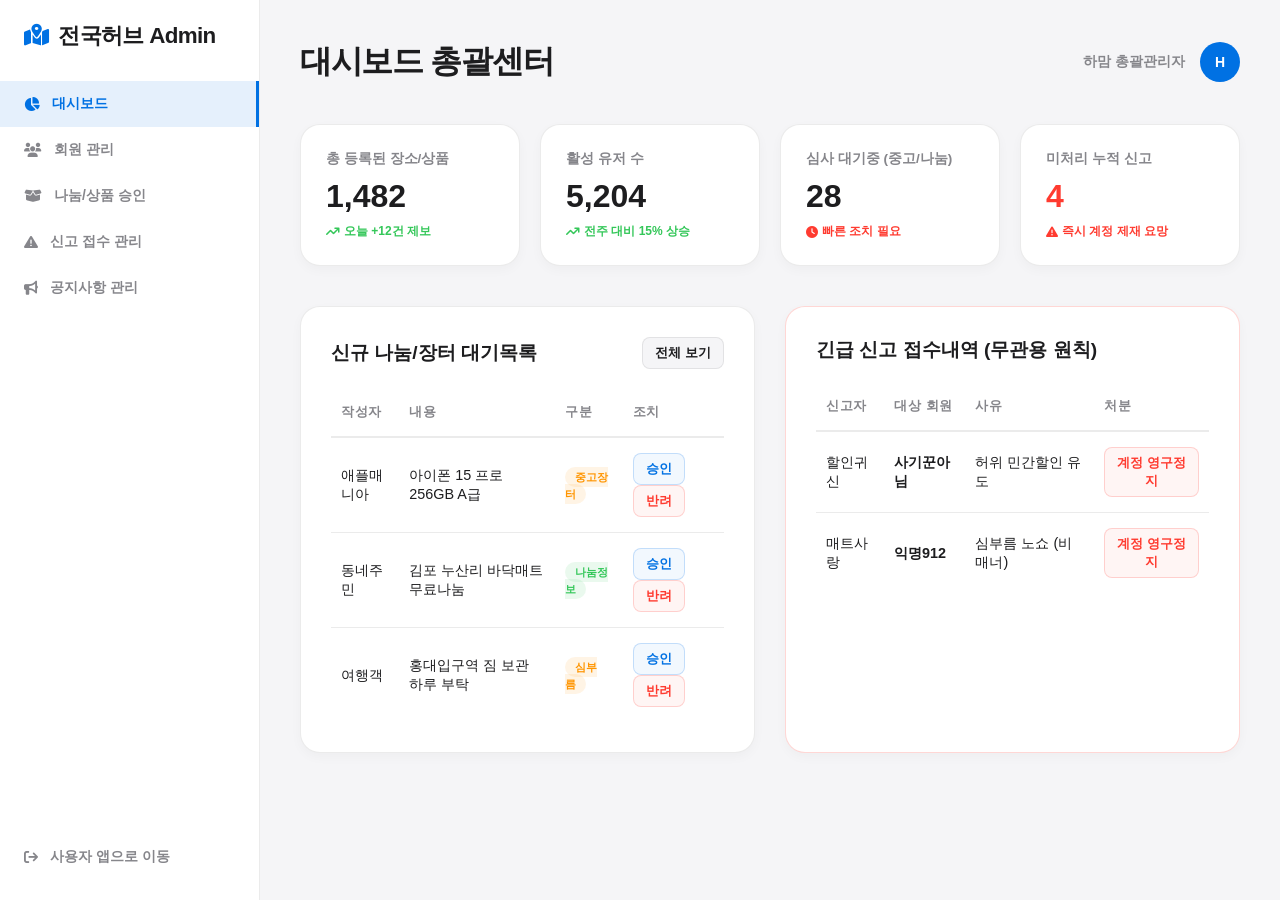
<file: admin.html>
<!DOCTYPE html>
<html lang="ko">
<head>
    <meta charset="UTF-8">
    <meta name="viewport" content="width=device-width, initial-scale=1.0">
    <title>전국허브 관리자 센터 (Admin)</title>
    <!-- FontAwesome for Icons -->
    <link rel="stylesheet" href="https://cdnjs.cloudflare.com/ajax/libs/font-awesome/6.4.0/css/all.min.css">
    <style>
        :root {
            --apple-bg: #f5f5f7;
            --apple-white: #ffffff;
            --apple-black: #1d1d1f;
            --apple-gray: #86868b;
            --apple-blue: #0071e3;
            --apple-red: #ff3b30;
            --apple-green: #34c759;
            --apple-border: rgba(0, 0, 0, 0.08);
            --shadow-sm: 0 4px 12px rgba(0,0,0,0.03);
            --shadow-md: 0 10px 24px rgba(0,0,0,0.06);
        }

        * { margin: 0; padding: 0; box-sizing: border-box; font-family: -apple-system, BlinkMacSystemFont, "Segoe UI", Roboto, "Helvetica Neue", Arial, sans-serif; }

        body { font-size: 14px; background-color: var(--apple-bg); color: var(--apple-black); display: flex; height: 100vh; overflow: hidden; }

        /* Sidebar */
        .sidebar { width: 260px; background: var(--apple-white); border-right: 1px solid var(--apple-border); display: flex; flex-direction: column; padding: 20px 0; }
        .brand { font-size: 1.4rem; font-weight: 800; padding: 0 24px 30px; letter-spacing: -0.03em; color: var(--apple-black); display: flex; align-items: center; gap: 10px; }
        .nav-item { padding: 14px 24px; color: var(--apple-gray); font-weight: 600; cursor: pointer; display: flex; align-items: center; gap: 12px; transition: all 0.2s; }
        .nav-item:hover { background: var(--apple-bg); color: var(--apple-black); }
        .nav-item.active { background: rgba(0, 113, 227, 0.1); color: var(--apple-blue); border-right: 3px solid var(--apple-blue); }

        /* Main Content */
        .main { flex: 1; padding: 40px; overflow-y: auto; }
        .header { display: flex; justify-content: space-between; align-items: center; margin-bottom: 40px; }
        .header h1 { font-size: 2rem; font-weight: 800; letter-spacing: -0.04em; }
        .header-profile { display: flex; align-items: center; gap: 15px; font-weight: 600; color: var(--apple-gray); }
        
        .avatar { width: 40px; height: 40px; border-radius: 50%; background: var(--apple-blue); color: white; display: flex; align-items: center; justify-content: center; font-weight: bold; }

        /* Stats Grid */
        .stats-grid { display: grid; grid-template-columns: repeat(4, 1fr); gap: 20px; margin-bottom: 40px; }
        .stat-card { background: var(--apple-white); padding: 25px; border-radius: 20px; box-shadow: var(--shadow-sm); border: 1px solid var(--apple-border); transition: transform 0.2s; }
        .stat-card:hover { transform: translateY(-4px); box-shadow: var(--shadow-md); }
        .stat-title { font-size: 0.85rem; color: var(--apple-gray); font-weight: 600; margin-bottom: 10px; }
        .stat-value { font-size: 2rem; font-weight: 800; color: var(--apple-black); }
        .stat-trend { font-size: 0.75rem; color: var(--apple-green); font-weight: 600; margin-top: 8px; display: inline-flex; align-items: center; gap: 4px; }
        .trend-down { color: var(--apple-red); }

        /* Tables & Lists */
        .section-box { background: var(--apple-white); border-radius: 20px; padding: 30px; box-shadow: var(--shadow-sm); border: 1px solid var(--apple-border); margin-bottom: 30px; }
        .section-header { display: flex; justify-content: space-between; align-items: center; margin-bottom: 20px; }
        .section-header h2 { font-size: 1.2rem; font-weight: 700; }
        
        table { width: 100%; border-collapse: collapse; }
        th { text-align: left; padding: 15px 10px; border-bottom: 2px solid var(--apple-border); color: var(--apple-gray); font-weight: 600; font-size: 0.8rem; text-transform: uppercase; letter-spacing: 0.05em; }
        td { padding: 15px 10px; border-bottom: 1px solid var(--apple-border); font-weight: 500; font-size: 0.9rem; }
        tr:last-child td { border-bottom: none; }
        
        .badge { padding: 4px 10px; border-radius: 12px; font-size: 0.7rem; font-weight: 700; }
        .badge-warning { background: rgba(255, 149, 0, 0.1); color: #ff9500; }
        .badge-danger { background: rgba(255, 59, 48, 0.1); color: var(--apple-red); }
        .badge-success { background: rgba(52, 199, 89, 0.1); color: var(--apple-green); }

        .btn-action { background: var(--apple-bg); border: 1px solid var(--apple-border); padding: 6px 12px; border-radius: 8px; cursor: pointer; font-weight: 600; color: var(--apple-black); transition: 0.2s; }
        .btn-action.approve { color: var(--apple-blue); background: rgba(0, 113, 227, 0.05); border-color: rgba(0, 113, 227, 0.2); }
        .btn-action.reject { color: var(--apple-red); background: rgba(255, 59, 48, 0.05); border-color: rgba(255, 59, 48, 0.2); }
        
        .btn-action:hover { opacity: 0.8; }
    </style>
</head>
<body>

    <!-- Sidebar Navigation -->
    <div class="sidebar">
        <div class="brand">
            <i class="fa-solid fa-map-location-dot" style="color: var(--apple-blue);"></i> 전국허브 Admin
        </div>
        <div class="nav-item active"><i class="fa-solid fa-chart-pie"></i> 대시보드</div>
        <div class="nav-item"><i class="fa-solid fa-users"></i> 회원 관리</div>
        <div class="nav-item"><i class="fa-solid fa-box-open"></i> 나눔/상품 승인</div>
        <div class="nav-item"><i class="fa-solid fa-triangle-exclamation"></i> 신고 접수 관리</div>
        <div class="nav-item"><i class="fa-solid fa-bullhorn"></i> 공지사항 관리</div>
        <div class="nav-item" style="margin-top: auto;" onclick="window.location.href='index.html'"><i class="fa-solid fa-arrow-right-from-bracket"></i> 사용자 앱으로 이동</div>
    </div>

    <!-- Main Content Area -->
    <div class="main">
        <div class="header">
            <h1>대시보드 총괄센터</h1>
            <div class="header-profile">
                <span>하맘 총괄관리자</span>
                <div class="avatar">H</div>
            </div>
        </div>

        <div class="stats-grid">
            <div class="stat-card">
                <div class="stat-title">총 등록된 장소/상품</div>
                <div class="stat-value">1,482</div>
                <div class="stat-trend"><i class="fa-solid fa-arrow-trend-up"></i> 오늘 +12건 제보</div>
            </div>
            <div class="stat-card">
                <div class="stat-title">활성 유저 수</div>
                <div class="stat-value">5,204</div>
                <div class="stat-trend"><i class="fa-solid fa-arrow-trend-up"></i> 전주 대비 15% 상승</div>
            </div>
            <div class="stat-card">
                <div class="stat-title">심사 대기중 (중고/나눔)</div>
                <div class="stat-value">28</div>
                <div class="stat-trend trend-down"><i class="fa-solid fa-clock"></i> 빠른 조치 필요</div>
            </div>
            <div class="stat-card">
                <div class="stat-title">미처리 누적 신고</div>
                <div class="stat-value" style="color: var(--apple-red);">4</div>
                <div class="stat-trend trend-down"><i class="fa-solid fa-triangle-exclamation"></i> 즉시 계정 제재 요망</div>
            </div>
        </div>

        <!-- Moderation Tables -->
        <div style="display: grid; grid-template-columns: 1fr 1fr; gap: 30px;">
            <!-- Pending Items -->
            <div class="section-box">
                <div class="section-header">
                    <h2>신규 나눔/장터 대기목록</h2>
                    <button class="btn-action">전체 보기</button>
                </div>
                <table>
                    <thead>
                        <tr>
                            <th>작성자</th>
                            <th>내용</th>
                            <th>구분</th>
                            <th>조치</th>
                        </tr>
                    </thead>
                    <tbody>
                        <tr>
                            <td>애플매니아</td>
                            <td>아이폰 15 프로 256GB A급</td>
                            <td><span class="badge badge-warning">중고장터</span></td>
                            <td>
                                <button class="btn-action approve">승인</button>
                                <button class="btn-action reject">반려</button>
                            </td>
                        </tr>
                        <tr>
                            <td>동네주민</td>
                            <td>김포 누산리 바닥매트 무료나눔</td>
                            <td><span class="badge badge-success">나눔정보</span></td>
                            <td>
                                <button class="btn-action approve">승인</button>
                                <button class="btn-action reject">반려</button>
                            </td>
                        </tr>
                        <tr>
                            <td>여행객</td>
                            <td>홍대입구역 짐 보관 하루 부탁</td>
                            <td><span class="badge badge-warning">심부름</span></td>
                            <td>
                                <button class="btn-action approve">승인</button>
                                <button class="btn-action reject">반려</button>
                            </td>
                        </tr>
                    </tbody>
                </table>
            </div>

            <!-- Report Management -->
            <div class="section-box" style="border: 1px solid rgba(255,59,48,0.2);">
                <div class="section-header">
                    <h2>긴급 신고 접수내역 (무관용 원칙)</h2>
                </div>
                <table>
                    <thead>
                        <tr>
                            <th>신고자</th>
                            <th>대상 회원</th>
                            <th>사유</th>
                            <th>처분</th>
                        </tr>
                    </thead>
                    <tbody>
                        <tr>
                            <td>할인귀신</td>
                            <td><b>사기꾼아님</b></td>
                            <td>허위 민간할인 유도</td>
                            <td>
                                <button class="btn-action reject">계정 영구정지</button>
                            </td>
                        </tr>
                        <tr>
                            <td>매트사랑</td>
                            <td><b>익명912</b></td>
                            <td>심부름 노쇼 (비매너)</td>
                            <td>
                                <button class="btn-action reject">계정 영구정지</button>
                            </td>
                        </tr>
                    </tbody>
                </table>
            </div>
        </div>

    </div>

    <!-- Simple JS for Interaction Mockup -->
    <script>
        document.querySelectorAll('.btn-action').forEach(btn => {
            btn.addEventListener('click', (e) => {
                if(e.target.classList.contains('approve')) {
                    alert('정상적으로 플랫폼에 등록 승인되었습니다.');
                    e.target.closest('tr').style.opacity = '0.3';
                }
                if(e.target.classList.contains('reject')) {
                    if(confirm('제재 처리하시겠습니까? 이 조치는 즉시 반영됩니다.')) {
                        alert('강력 제재 (영구정지 및 반려) 처리 완료.');
                        e.target.closest('tr').style.display = 'none';
                    }
                }
            });
        });
    </script>
</body>
</html>
</file>
